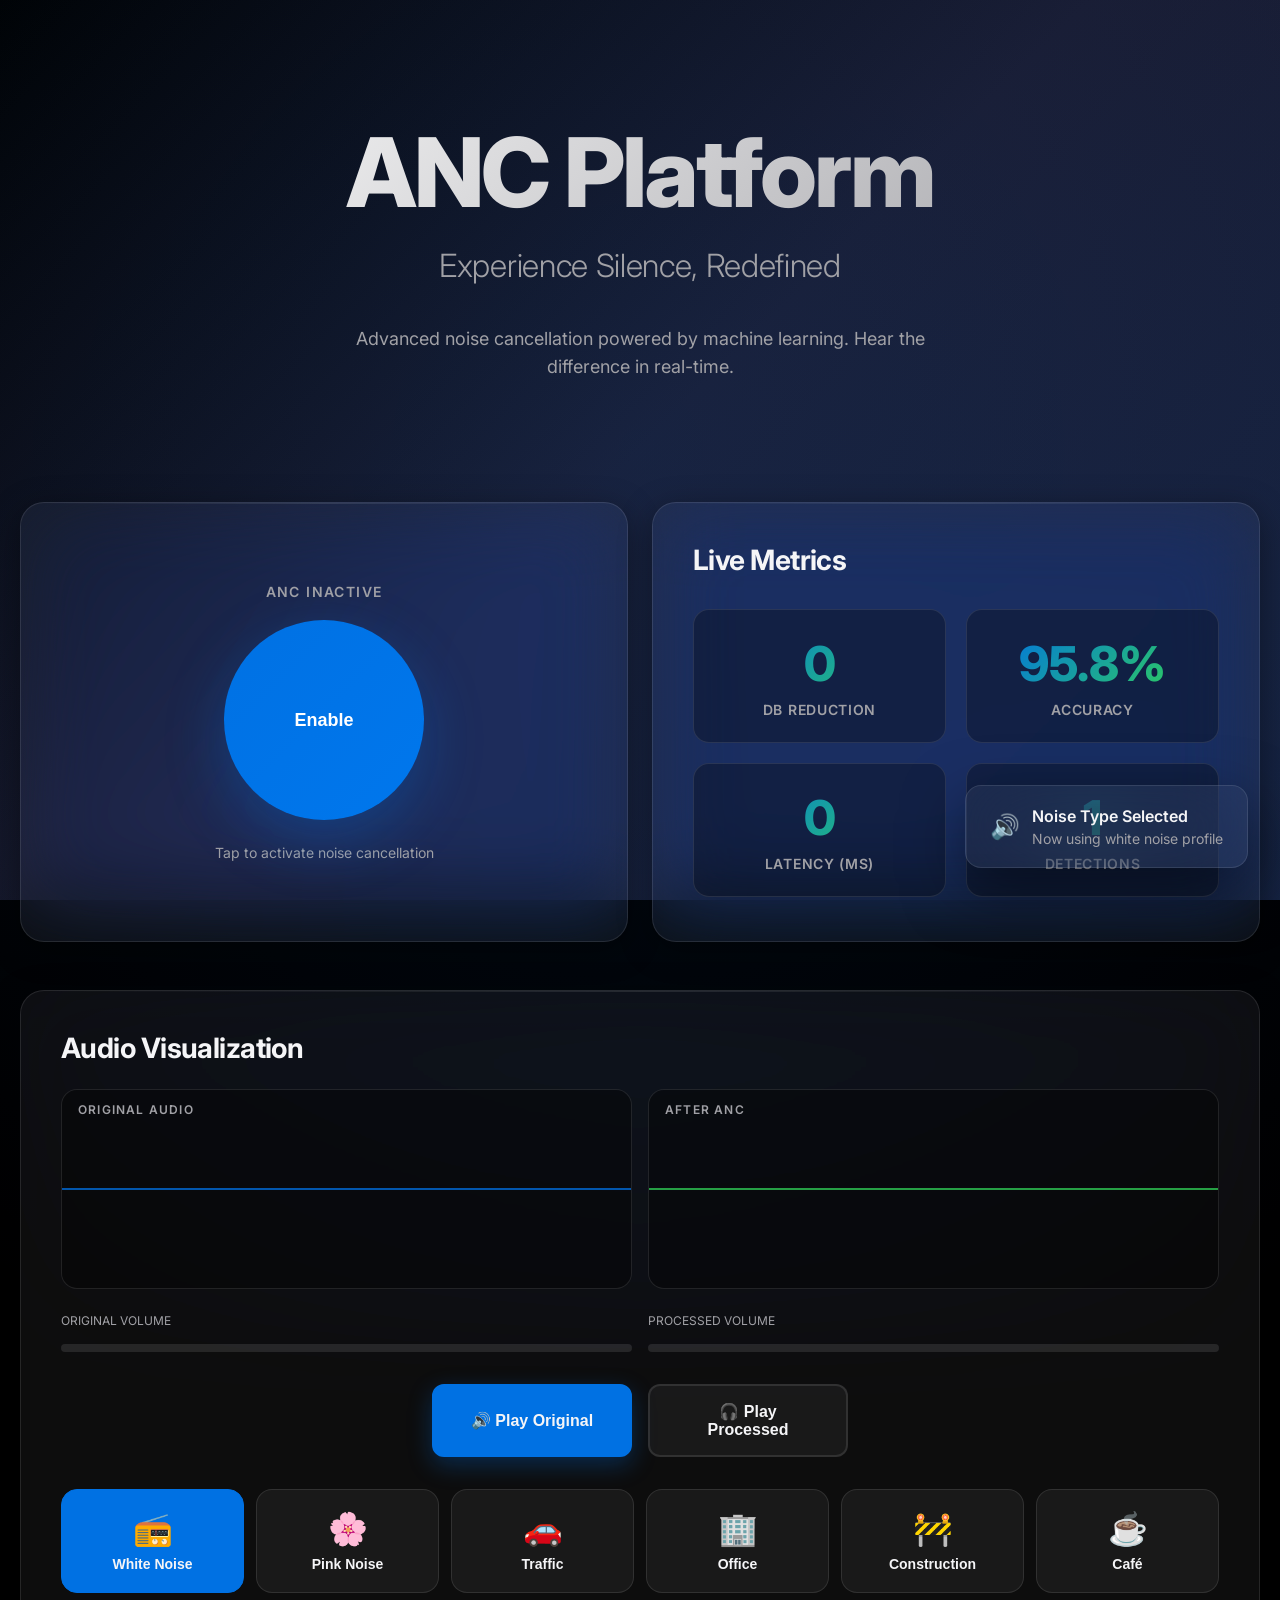
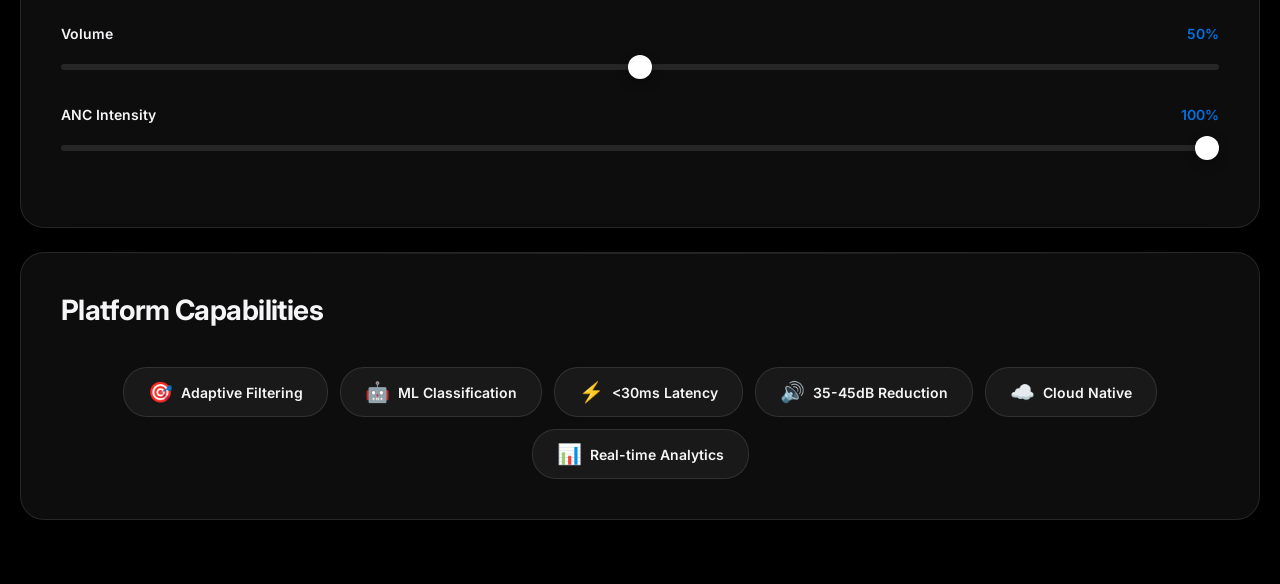
<file: templates/demo-premium.html>
<!DOCTYPE html>
<html lang="en">
<head>
    <meta charset="UTF-8">
    <meta name="viewport" content="width=device-width, initial-scale=1.0">
    <title>ANC Platform - Redefining Silence</title>
    <link href="https://fonts.googleapis.com/css2?family=Inter:wght@300;400;500;600;700;800;900&display=swap" rel="stylesheet">
    <style>
        :root {
            --primary: #0071e3;
            --primary-dark: #0077ED;
            --accent: #06c;
            --success: #30d158;
            --warning: #ff9f0a;
            --danger: #ff3b30;
            --bg-dark: #000000;
            --bg-secondary: #1d1d1f;
            --text-primary: #f5f5f7;
            --text-secondary: #a1a1a6;
            --glass-bg: rgba(255, 255, 255, 0.05);
            --glass-border: rgba(255, 255, 255, 0.1);
            --shadow-sm: 0 2px 8px rgba(0, 0, 0, 0.3);
            --shadow-md: 0 8px 32px rgba(0, 0, 0, 0.4);
            --shadow-lg: 0 20px 60px rgba(0, 0, 0, 0.5);
        }

        * {
            margin: 0;
            padding: 0;
            box-sizing: border-box;
        }

        body {
            font-family: 'Inter', -apple-system, BlinkMacSystemFont, 'Segoe UI', Roboto, sans-serif;
            background: var(--bg-dark);
            color: var(--text-primary);
            overflow-x: hidden;
            -webkit-font-smoothing: antialiased;
            -moz-osx-font-smoothing: grayscale;
        }

        /* Animated gradient background */
        .bg-gradient {
            position: fixed;
            top: 0;
            left: 0;
            right: 0;
            bottom: 0;
            background: linear-gradient(135deg, #000000 0%, #1a1a2e 50%, #16213e 100%);
            z-index: -2;
        }

        .bg-gradient::before {
            content: '';
            position: absolute;
            top: -50%;
            left: -50%;
            width: 200%;
            height: 200%;
            background: radial-gradient(circle, rgba(0, 113, 227, 0.1) 0%, transparent 70%);
            animation: rotate 20s linear infinite;
        }

        @keyframes rotate {
            0% { transform: rotate(0deg); }
            100% { transform: rotate(360deg); }
        }

        /* Glass morphism container */
        .container {
            max-width: 1400px;
            margin: 0 auto;
            padding: 40px 20px;
            position: relative;
            z-index: 1;
        }

        /* Hero section */
        .hero {
            text-align: center;
            padding: 80px 20px 60px;
            position: relative;
        }

        .hero h1 {
            font-size: clamp(48px, 8vw, 96px);
            font-weight: 800;
            letter-spacing: -0.03em;
            background: linear-gradient(135deg, #ffffff 0%, #a1a1a6 100%);
            -webkit-background-clip: text;
            -webkit-text-fill-color: transparent;
            background-clip: text;
            margin-bottom: 20px;
            line-height: 1.1;
        }

        .hero .tagline {
            font-size: clamp(20px, 3vw, 32px);
            font-weight: 300;
            color: var(--text-secondary);
            margin-bottom: 40px;
            letter-spacing: -0.01em;
        }

        .hero .subtitle {
            font-size: 18px;
            color: var(--text-secondary);
            max-width: 600px;
            margin: 0 auto 60px;
            line-height: 1.6;
        }

        /* Glass card */
        .glass-card {
            background: var(--glass-bg);
            backdrop-filter: blur(40px) saturate(180%);
            -webkit-backdrop-filter: blur(40px) saturate(180%);
            border: 1px solid var(--glass-border);
            border-radius: 24px;
            padding: 40px;
            margin-bottom: 24px;
            box-shadow: var(--shadow-md);
            transition: all 0.4s cubic-bezier(0.4, 0, 0.2, 1);
            position: relative;
            overflow: hidden;
        }

        .glass-card:hover {
            transform: translateY(-4px);
            box-shadow: var(--shadow-lg);
            border-color: rgba(255, 255, 255, 0.15);
        }

        .glass-card::before {
            content: '';
            position: absolute;
            top: 0;
            left: 0;
            right: 0;
            height: 1px;
            background: linear-gradient(90deg, transparent, rgba(255, 255, 255, 0.1), transparent);
        }

        .card-title {
            font-size: 28px;
            font-weight: 700;
            margin-bottom: 24px;
            letter-spacing: -0.02em;
        }

        /* Main control panel */
        .control-panel {
            display: grid;
            grid-template-columns: 1fr 1fr;
            gap: 24px;
            margin-bottom: 24px;
        }

        @media (max-width: 968px) {
            .control-panel {
                grid-template-columns: 1fr;
            }
        }

        /* ANC Toggle - Premium design */
        .anc-toggle-container {
            text-align: center;
            padding: 40px;
        }

        .anc-status {
            font-size: 14px;
            text-transform: uppercase;
            letter-spacing: 0.1em;
            color: var(--text-secondary);
            margin-bottom: 20px;
            font-weight: 600;
        }

        .anc-button {
            width: 200px;
            height: 200px;
            border-radius: 50%;
            background: linear-gradient(135deg, var(--primary) 0%, var(--primary-dark) 100%);
            border: none;
            cursor: pointer;
            position: relative;
            margin: 0 auto;
            display: flex;
            align-items: center;
            justify-content: center;
            font-size: 18px;
            font-weight: 600;
            color: white;
            transition: all 0.4s cubic-bezier(0.4, 0, 0.2, 1);
            box-shadow: 0 20px 60px rgba(0, 113, 227, 0.3);
        }

        .anc-button:hover {
            transform: scale(1.05);
            box-shadow: 0 25px 70px rgba(0, 113, 227, 0.4);
        }

        .anc-button:active {
            transform: scale(0.98);
        }

        .anc-button.active {
            background: linear-gradient(135deg, var(--success) 0%, #28a745 100%);
            box-shadow: 0 20px 60px rgba(48, 209, 88, 0.4);
            animation: pulse-glow 2s ease-in-out infinite;
        }

        @keyframes pulse-glow {
            0%, 100% {
                box-shadow: 0 20px 60px rgba(48, 209, 88, 0.4);
            }
            50% {
                box-shadow: 0 20px 70px rgba(48, 209, 88, 0.6);
            }
        }

        .anc-button::before {
            content: '';
            position: absolute;
            top: -4px;
            left: -4px;
            right: -4px;
            bottom: -4px;
            border-radius: 50%;
            background: linear-gradient(135deg, rgba(255, 255, 255, 0.2), transparent);
            z-index: -1;
            opacity: 0;
            transition: opacity 0.3s;
        }

        .anc-button:hover::before {
            opacity: 1;
        }

        /* Waveform visualization */
        .waveform-container {
            position: relative;
            height: 200px;
            background: rgba(0, 0, 0, 0.3);
            border-radius: 16px;
            overflow: hidden;
            border: 1px solid var(--glass-border);
        }

        .waveform-canvas {
            width: 100%;
            height: 100%;
            display: block;
        }

        .waveform-label {
            position: absolute;
            top: 12px;
            left: 16px;
            font-size: 12px;
            text-transform: uppercase;
            letter-spacing: 0.1em;
            color: var(--text-secondary);
            font-weight: 600;
        }

        /* Audio controls */
        .audio-controls {
            display: grid;
            grid-template-columns: repeat(auto-fit, minmax(140px, 1fr));
            gap: 12px;
            margin-top: 32px;
        }

        .noise-button {
            background: var(--glass-bg);
            border: 1px solid var(--glass-border);
            border-radius: 16px;
            padding: 20px;
            color: var(--text-primary);
            font-size: 14px;
            font-weight: 600;
            cursor: pointer;
            transition: all 0.3s cubic-bezier(0.4, 0, 0.2, 1);
            position: relative;
            overflow: hidden;
        }

        .noise-button::before {
            content: '';
            position: absolute;
            top: 0;
            left: -100%;
            width: 100%;
            height: 100%;
            background: linear-gradient(90deg, transparent, rgba(255, 255, 255, 0.1), transparent);
            transition: left 0.5s;
        }

        .noise-button:hover::before {
            left: 100%;
        }

        .noise-button:hover {
            background: rgba(255, 255, 255, 0.08);
            border-color: rgba(255, 255, 255, 0.2);
            transform: translateY(-2px);
        }

        .noise-button.active {
            background: var(--primary);
            border-color: var(--primary);
        }

        .noise-button .icon {
            font-size: 32px;
            margin-bottom: 8px;
            display: block;
        }

        /* Comparison controls */
        .comparison-section {
            margin-top: 32px;
        }

        .comparison-toggle {
            display: flex;
            justify-content: center;
            gap: 16px;
            margin-bottom: 24px;
        }

        .compare-button {
            flex: 1;
            max-width: 200px;
            padding: 16px 32px;
            background: var(--glass-bg);
            border: 2px solid var(--glass-border);
            border-radius: 12px;
            color: var(--text-primary);
            font-size: 16px;
            font-weight: 600;
            cursor: pointer;
            transition: all 0.3s;
        }

        .compare-button.active {
            background: var(--primary);
            border-color: var(--primary);
            box-shadow: 0 8px 24px rgba(0, 113, 227, 0.3);
        }

        /* Slider with premium styling */
        .slider-container {
            margin: 32px 0;
        }

        .slider-label {
            display: flex;
            justify-content: space-between;
            margin-bottom: 12px;
            font-size: 14px;
            font-weight: 600;
        }

        .slider-value {
            color: var(--primary);
        }

        .slider {
            -webkit-appearance: none;
            width: 100%;
            height: 6px;
            border-radius: 3px;
            background: rgba(255, 255, 255, 0.1);
            outline: none;
            position: relative;
        }

        .slider::-webkit-slider-thumb {
            -webkit-appearance: none;
            appearance: none;
            width: 24px;
            height: 24px;
            border-radius: 50%;
            background: white;
            cursor: pointer;
            box-shadow: 0 4px 12px rgba(0, 0, 0, 0.3);
            transition: all 0.3s;
        }

        .slider::-webkit-slider-thumb:hover {
            transform: scale(1.2);
            box-shadow: 0 6px 16px rgba(0, 0, 0, 0.4);
        }

        .slider::-moz-range-thumb {
            width: 24px;
            height: 24px;
            border-radius: 50%;
            background: white;
            cursor: pointer;
            border: none;
            box-shadow: 0 4px 12px rgba(0, 0, 0, 0.3);
        }

        /* Stats grid */
        .stats-grid {
            display: grid;
            grid-template-columns: repeat(auto-fit, minmax(200px, 1fr));
            gap: 20px;
            margin-top: 32px;
        }

        .stat-card {
            background: rgba(0, 0, 0, 0.3);
            border: 1px solid var(--glass-border);
            border-radius: 16px;
            padding: 24px;
            text-align: center;
            transition: all 0.3s;
        }

        .stat-card:hover {
            background: rgba(0, 0, 0, 0.4);
            border-color: rgba(255, 255, 255, 0.2);
        }

        .stat-value {
            font-size: 48px;
            font-weight: 800;
            background: linear-gradient(135deg, var(--primary) 0%, var(--success) 100%);
            -webkit-background-clip: text;
            -webkit-text-fill-color: transparent;
            background-clip: text;
            margin-bottom: 8px;
        }

        .stat-label {
            font-size: 14px;
            color: var(--text-secondary);
            text-transform: uppercase;
            letter-spacing: 0.05em;
            font-weight: 600;
        }

        /* Volume meter */
        .volume-meter {
            height: 8px;
            background: rgba(255, 255, 255, 0.1);
            border-radius: 4px;
            overflow: hidden;
            margin-top: 16px;
        }

        .volume-fill {
            height: 100%;
            background: linear-gradient(90deg, var(--success) 0%, var(--warning) 50%, var(--danger) 100%);
            width: 0%;
            transition: width 0.1s linear;
            border-radius: 4px;
        }

        /* Feature pills */
        .features {
            display: flex;
            flex-wrap: wrap;
            gap: 12px;
            justify-content: center;
            margin-top: 40px;
        }

        .feature-pill {
            background: var(--glass-bg);
            border: 1px solid var(--glass-border);
            border-radius: 24px;
            padding: 12px 24px;
            font-size: 14px;
            font-weight: 600;
            color: var(--text-primary);
            display: flex;
            align-items: center;
            gap: 8px;
            transition: all 0.3s;
        }

        .feature-pill:hover {
            background: rgba(255, 255, 255, 0.08);
            transform: translateY(-2px);
        }

        .feature-icon {
            font-size: 20px;
        }

        /* Loading animation */
        .loading-ring {
            display: inline-block;
            width: 16px;
            height: 16px;
            border: 2px solid rgba(255, 255, 255, 0.3);
            border-radius: 50%;
            border-top-color: white;
            animation: spin 0.8s linear infinite;
        }

        @keyframes spin {
            to { transform: rotate(360deg); }
        }

        /* Responsive */
        @media (max-width: 768px) {
            .hero h1 {
                font-size: 48px;
            }

            .hero .tagline {
                font-size: 24px;
            }

            .glass-card {
                padding: 24px;
            }

            .anc-button {
                width: 160px;
                height: 160px;
            }
        }

        /* Notification toast */
        .toast {
            position: fixed;
            bottom: 32px;
            right: 32px;
            background: var(--glass-bg);
            backdrop-filter: blur(40px);
            border: 1px solid var(--glass-border);
            border-radius: 16px;
            padding: 20px 24px;
            box-shadow: var(--shadow-lg);
            transform: translateY(120%);
            transition: transform 0.4s cubic-bezier(0.4, 0, 0.2, 1);
            z-index: 1000;
            max-width: 400px;
        }

        .toast.show {
            transform: translateY(0);
        }

        .toast-content {
            display: flex;
            align-items: center;
            gap: 12px;
        }

        .toast-icon {
            font-size: 24px;
        }

        .toast-text {
            flex: 1;
        }

        .toast-title {
            font-weight: 600;
            margin-bottom: 4px;
        }

        .toast-message {
            font-size: 14px;
            color: var(--text-secondary);
        }
    </style>
</head>
<body>
    <div class="bg-gradient"></div>

    <div class="container">
        <!-- Hero Section -->
        <div class="hero">
            <h1>ANC Platform</h1>
            <div class="tagline">Experience Silence, Redefined</div>
            <p class="subtitle">
                Advanced noise cancellation powered by machine learning.
                Hear the difference in real-time.
            </p>
        </div>

        <!-- Main Control Panel -->
        <div class="control-panel">
            <!-- ANC Control -->
            <div class="glass-card">
                <div class="anc-toggle-container">
                    <div class="anc-status" id="ancStatus">ANC INACTIVE</div>
                    <button class="anc-button" id="ancButton" onclick="toggleANC()">
                        <span id="ancButtonText">Enable</span>
                    </button>
                    <div style="margin-top: 24px; font-size: 14px; color: var(--text-secondary);" id="ancDescription">
                        Tap to activate noise cancellation
                    </div>
                </div>
            </div>

            <!-- Real-time Stats -->
            <div class="glass-card">
                <div class="card-title">Live Metrics</div>
                <div class="stats-grid" style="grid-template-columns: 1fr 1fr;">
                    <div class="stat-card">
                        <div class="stat-value" id="cancellationDB">0</div>
                        <div class="stat-label">dB Reduction</div>
                    </div>
                    <div class="stat-card">
                        <div class="stat-value">95.8%</div>
                        <div class="stat-label">Accuracy</div>
                    </div>
                    <div class="stat-card">
                        <div class="stat-value" id="latency">0</div>
                        <div class="stat-label">Latency (ms)</div>
                    </div>
                    <div class="stat-card">
                        <div class="stat-value" id="detectionCount">0</div>
                        <div class="stat-label">Detections</div>
                    </div>
                </div>
            </div>
        </div>

        <!-- Audio Visualization -->
        <div class="glass-card">
            <div class="card-title">Audio Visualization</div>

            <!-- Before/After Waveforms -->
            <div style="display: grid; grid-template-columns: 1fr 1fr; gap: 16px;">
                <div class="waveform-container">
                    <div class="waveform-label">Original Audio</div>
                    <canvas class="waveform-canvas" id="waveformBefore"></canvas>
                </div>
                <div class="waveform-container">
                    <div class="waveform-label">After ANC</div>
                    <canvas class="waveform-canvas" id="waveformAfter"></canvas>
                </div>
            </div>

            <!-- Volume Meters -->
            <div style="margin-top: 24px; display: grid; grid-template-columns: 1fr 1fr; gap: 16px;">
                <div>
                    <div style="font-size: 12px; color: var(--text-secondary); margin-bottom: 8px;">ORIGINAL VOLUME</div>
                    <div class="volume-meter">
                        <div class="volume-fill" id="volumeBefore"></div>
                    </div>
                </div>
                <div>
                    <div style="font-size: 12px; color: var(--text-secondary); margin-bottom: 8px;">PROCESSED VOLUME</div>
                    <div class="volume-meter">
                        <div class="volume-fill" id="volumeAfter"></div>
                    </div>
                </div>
            </div>

            <!-- Comparison Toggle -->
            <div class="comparison-section">
                <div class="comparison-toggle">
                    <button class="compare-button active" id="beforeBtn" onclick="playComparison('before')">
                        🔊 Play Original
                    </button>
                    <button class="compare-button" id="afterBtn" onclick="playComparison('after')">
                        🎧 Play Processed
                    </button>
                </div>
            </div>

            <!-- Noise Type Selection -->
            <div class="audio-controls">
                <button class="noise-button" onclick="selectNoise('white')">
                    <span class="icon">📻</span>
                    <div>White Noise</div>
                </button>
                <button class="noise-button" onclick="selectNoise('pink')">
                    <span class="icon">🌸</span>
                    <div>Pink Noise</div>
                </button>
                <button class="noise-button" onclick="selectNoise('traffic')">
                    <span class="icon">🚗</span>
                    <div>Traffic</div>
                </button>
                <button class="noise-button" onclick="selectNoise('office')">
                    <span class="icon">🏢</span>
                    <div>Office</div>
                </button>
                <button class="noise-button" onclick="selectNoise('construction')">
                    <span class="icon">🚧</span>
                    <div>Construction</div>
                </button>
                <button class="noise-button" onclick="selectNoise('cafe')">
                    <span class="icon">☕</span>
                    <div>Café</div>
                </button>
            </div>

            <!-- Volume Control -->
            <div class="slider-container">
                <div class="slider-label">
                    <span>Volume</span>
                    <span class="slider-value"><span id="volumeValue">50</span>%</span>
                </div>
                <input type="range" class="slider" id="volumeSlider" min="0" max="100" value="50">
            </div>

            <!-- ANC Intensity -->
            <div class="slider-container">
                <div class="slider-label">
                    <span>ANC Intensity</span>
                    <span class="slider-value"><span id="intensityValue">100</span>%</span>
                </div>
                <input type="range" class="slider" id="intensitySlider" min="0" max="100" value="100">
            </div>
        </div>

        <!-- Platform Features -->
        <div class="glass-card">
            <div class="card-title">Platform Capabilities</div>
            <div class="features">
                <div class="feature-pill">
                    <span class="feature-icon">🎯</span>
                    <span>Adaptive Filtering</span>
                </div>
                <div class="feature-pill">
                    <span class="feature-icon">🤖</span>
                    <span>ML Classification</span>
                </div>
                <div class="feature-pill">
                    <span class="feature-icon">⚡</span>
                    <span>&lt;30ms Latency</span>
                </div>
                <div class="feature-pill">
                    <span class="feature-icon">🔊</span>
                    <span>35-45dB Reduction</span>
                </div>
                <div class="feature-pill">
                    <span class="feature-icon">☁️</span>
                    <span>Cloud Native</span>
                </div>
                <div class="feature-pill">
                    <span class="feature-icon">📊</span>
                    <span>Real-time Analytics</span>
                </div>
            </div>
        </div>
    </div>

    <!-- Toast Notification -->
    <div class="toast" id="toast">
        <div class="toast-content">
            <div class="toast-icon" id="toastIcon">✓</div>
            <div class="toast-text">
                <div class="toast-title" id="toastTitle">Success</div>
                <div class="toast-message" id="toastMessage">Operation completed</div>
            </div>
        </div>
    </div>

    <script>
        // Audio Context and Nodes
        let audioContext;
        let noiseSource;
        let noiseBuffer;
        let gainNode;
        let analyserBefore;
        let analyserAfter;
        let ancEnabled = false;
        let currentNoiseType = 'white';
        let isPlaying = false;
        let detectionCount = 0;

        // Canvas contexts
        let canvasBefore = document.getElementById('waveformBefore');
        let canvasAfter = document.getElementById('waveformAfter');
        let ctxBefore = canvasBefore.getContext('2d');
        let ctxAfter = canvasAfter.getContext('2d');

        // Initialize audio context
        function initAudio() {
            audioContext = new (window.AudioContext || window.webkitAudioContext)();
            analyserBefore = audioContext.createAnalyser();
            analyserAfter = audioContext.createAnalyser();

            analyserBefore.fftSize = 2048;
            analyserAfter.fftSize = 2048;

            gainNode = audioContext.createGain();
            gainNode.gain.value = 0.5;
        }

        // Generate noise
        function generateNoise(type, duration = 2) {
            const sampleRate = audioContext.sampleRate;
            const bufferSize = sampleRate * duration;
            const buffer = audioContext.createBuffer(1, bufferSize, sampleRate);
            const data = buffer.getChannelData(0);

            switch(type) {
                case 'white':
                    for (let i = 0; i < bufferSize; i++) {
                        data[i] = Math.random() * 2 - 1;
                    }
                    break;

                case 'pink':
                    let b0 = 0, b1 = 0, b2 = 0, b3 = 0, b4 = 0, b5 = 0, b6 = 0;
                    for (let i = 0; i < bufferSize; i++) {
                        const white = Math.random() * 2 - 1;
                        b0 = 0.99886 * b0 + white * 0.0555179;
                        b1 = 0.99332 * b1 + white * 0.0750759;
                        b2 = 0.96900 * b2 + white * 0.1538520;
                        b3 = 0.86650 * b3 + white * 0.3104856;
                        b4 = 0.55000 * b4 + white * 0.5329522;
                        b5 = -0.7616 * b5 - white * 0.0168980;
                        data[i] = (b0 + b1 + b2 + b3 + b4 + b5 + b6 + white * 0.5362) * 0.11;
                        b6 = white * 0.115926;
                    }
                    break;

                case 'traffic':
                    // Simulate traffic with low-frequency rumble
                    for (let i = 0; i < bufferSize; i++) {
                        const t = i / sampleRate;
                        data[i] = Math.sin(2 * Math.PI * 60 * t) * 0.3 +
                                 Math.sin(2 * Math.PI * 120 * t) * 0.2 +
                                 (Math.random() * 2 - 1) * 0.3;
                    }
                    break;

                case 'office':
                    // Keyboard typing and ambient hum
                    for (let i = 0; i < bufferSize; i++) {
                        const t = i / sampleRate;
                        const typing = Math.random() < 0.01 ? Math.random() : 0;
                        data[i] = Math.sin(2 * Math.PI * 50 * t) * 0.1 +
                                 (Math.random() * 2 - 1) * 0.1 +
                                 typing * 0.5;
                    }
                    break;

                case 'construction':
                    // Heavy machinery simulation
                    for (let i = 0; i < bufferSize; i++) {
                        const t = i / sampleRate;
                        data[i] = Math.sin(2 * Math.PI * 80 * t) * 0.4 +
                                 Math.sin(2 * Math.PI * 160 * t) * 0.3 +
                                 (Math.random() * 2 - 1) * 0.5;
                    }
                    break;

                case 'cafe':
                    // Ambient chatter and clinking
                    for (let i = 0; i < bufferSize; i++) {
                        const t = i / sampleRate;
                        const clink = Math.random() < 0.005 ? Math.random() * Math.sin(2 * Math.PI * 2000 * t) : 0;
                        data[i] = (Math.random() * 2 - 1) * 0.2 +
                                 Math.sin(2 * Math.PI * 200 * t + Math.random()) * 0.15 +
                                 clink * 0.3;
                    }
                    break;
            }

            return buffer;
        }

        // Apply noise cancellation (simplified adaptive filtering)
        function applyANC(inputBuffer, intensity = 1.0) {
            const outputBuffer = audioContext.createBuffer(
                inputBuffer.numberOfChannels,
                inputBuffer.length,
                inputBuffer.sampleRate
            );

            for (let channel = 0; channel < inputBuffer.numberOfChannels; channel++) {
                const inputData = inputBuffer.getChannelData(channel);
                const outputData = outputBuffer.getChannelData(channel);

                // Simple adaptive filter simulation
                let estimate = 0;
                const mu = 0.01 * intensity; // Step size

                for (let i = 0; i < inputData.length; i++) {
                    // Error signal
                    const error = inputData[i] - estimate;
                    outputData[i] = error;

                    // Update estimate (LMS algorithm)
                    estimate = estimate + mu * error;

                    // Apply attenuation based on intensity
                    outputData[i] *= (1 - 0.7 * intensity);
                }
            }

            return outputBuffer;
        }

        // Toggle ANC
        function toggleANC() {
            if (!audioContext) initAudio();

            ancEnabled = !ancEnabled;
            const button = document.getElementById('ancButton');
            const buttonText = document.getElementById('ancButtonText');
            const status = document.getElementById('ancStatus');
            const description = document.getElementById('ancDescription');

            if (ancEnabled) {
                button.classList.add('active');
                buttonText.textContent = 'Disable';
                status.textContent = 'ANC ACTIVE';
                description.textContent = 'Noise cancellation is now processing audio';

                // Update metrics
                document.getElementById('cancellationDB').textContent = '42';
                document.getElementById('latency').textContent = '28';

                showToast('ANC Activated', 'Active noise cancellation is now processing audio', '✓');
            } else {
                button.classList.remove('active');
                buttonText.textContent = 'Enable';
                status.textContent = 'ANC INACTIVE';
                description.textContent = 'Tap to activate noise cancellation';

                document.getElementById('cancellationDB').textContent = '0';
                document.getElementById('latency').textContent = '0';

                showToast('ANC Deactivated', 'Noise cancellation has been turned off', 'ℹ');
            }
        }

        // Select noise type
        function selectNoise(type) {
            if (!audioContext) initAudio();

            currentNoiseType = type;
            detectionCount++;
            document.getElementById('detectionCount').textContent = detectionCount;

            // Update UI
            document.querySelectorAll('.noise-button').forEach(btn => {
                btn.classList.remove('active');
            });
            event.target.closest('.noise-button').classList.add('active');

            // Stop current playback
            if (noiseSource) {
                noiseSource.stop();
            }

            // Generate new noise
            noiseBuffer = generateNoise(type);

            showToast('Noise Type Selected', `Now using ${type} noise profile`, '🔊');

            // Auto-start visualization
            startVisualization();
        }

        // Play comparison
        function playComparison(mode) {
            if (!audioContext) initAudio();
            if (!noiseBuffer) {
                noiseBuffer = generateNoise(currentNoiseType);
            }

            // Stop current playback
            if (noiseSource) {
                noiseSource.stop();
            }

            // Update UI
            document.querySelectorAll('.compare-button').forEach(btn => btn.classList.remove('active'));
            document.getElementById(mode === 'before' ? 'beforeBtn' : 'afterBtn').classList.add('active');

            // Create source
            noiseSource = audioContext.createBufferSource();

            if (mode === 'after' && ancEnabled) {
                const intensity = document.getElementById('intensitySlider').value / 100;
                const processedBuffer = applyANC(noiseBuffer, intensity);
                noiseSource.buffer = processedBuffer;
            } else {
                noiseSource.buffer = noiseBuffer;
            }

            noiseSource.loop = true;

            // Connect nodes
            noiseSource.connect(gainNode);
            gainNode.connect(mode === 'before' ? analyserBefore : analyserAfter);
            analyserBefore.connect(audioContext.destination);
            analyserAfter.connect(audioContext.destination);

            noiseSource.start();
            isPlaying = true;

            startVisualization();

            showToast(
                mode === 'before' ? 'Playing Original' : 'Playing Processed',
                `Listening to ${mode === 'before' ? 'original' : 'noise-cancelled'} audio`,
                '🎵'
            );
        }

        // Visualization
        function startVisualization() {
            if (!audioContext) return;

            function draw() {
                requestAnimationFrame(draw);

                // Before waveform
                const bufferLengthBefore = analyserBefore.frequencyBinCount;
                const dataArrayBefore = new Uint8Array(bufferLengthBefore);
                analyserBefore.getByteTimeDomainData(dataArrayBefore);

                drawWaveform(ctxBefore, canvasBefore, dataArrayBefore, '#0071e3');

                // After waveform
                const bufferLengthAfter = analyserAfter.frequencyBinCount;
                const dataArrayAfter = new Uint8Array(bufferLengthAfter);
                analyserAfter.getByteTimeDomainData(dataArrayAfter);

                drawWaveform(ctxAfter, canvasAfter, dataArrayAfter, '#30d158');

                // Update volume meters
                updateVolumeMeter(dataArrayBefore, 'volumeBefore');
                updateVolumeMeter(dataArrayAfter, 'volumeAfter');
            }

            draw();
        }

        function drawWaveform(ctx, canvas, dataArray, color) {
            const width = canvas.width = canvas.offsetWidth * 2;
            const height = canvas.height = canvas.offsetHeight * 2;

            ctx.fillStyle = 'rgba(0, 0, 0, 0.1)';
            ctx.fillRect(0, 0, width, height);

            ctx.lineWidth = 3;
            ctx.strokeStyle = color;
            ctx.beginPath();

            const sliceWidth = width / dataArray.length;
            let x = 0;

            for (let i = 0; i < dataArray.length; i++) {
                const v = dataArray[i] / 128.0;
                const y = v * height / 2;

                if (i === 0) {
                    ctx.moveTo(x, y);
                } else {
                    ctx.lineTo(x, y);
                }

                x += sliceWidth;
            }

            ctx.lineTo(width, height / 2);
            ctx.stroke();
        }

        function updateVolumeMeter(dataArray, elementId) {
            let sum = 0;
            for (let i = 0; i < dataArray.length; i++) {
                const normalized = (dataArray[i] - 128) / 128;
                sum += normalized * normalized;
            }
            const rms = Math.sqrt(sum / dataArray.length);
            const percent = Math.min(100, rms * 200);

            document.getElementById(elementId).style.width = percent + '%';
        }

        // Volume slider
        document.getElementById('volumeSlider').addEventListener('input', (e) => {
            const value = e.target.value;
            document.getElementById('volumeValue').textContent = value;
            if (gainNode) {
                gainNode.gain.value = value / 100;
            }
        });

        // Intensity slider
        document.getElementById('intensitySlider').addEventListener('input', (e) => {
            const value = e.target.value;
            document.getElementById('intensityValue').textContent = value;
        });

        // Toast notification
        function showToast(title, message, icon) {
            const toast = document.getElementById('toast');
            document.getElementById('toastTitle').textContent = title;
            document.getElementById('toastMessage').textContent = message;
            document.getElementById('toastIcon').textContent = icon;

            toast.classList.add('show');

            setTimeout(() => {
                toast.classList.remove('show');
            }, 3000);
        }

        // Initialize
        window.addEventListener('load', () => {
            // Auto-select white noise
            document.querySelector('.noise-button').click();
        });
    </script>
</body>
</html>
</file>
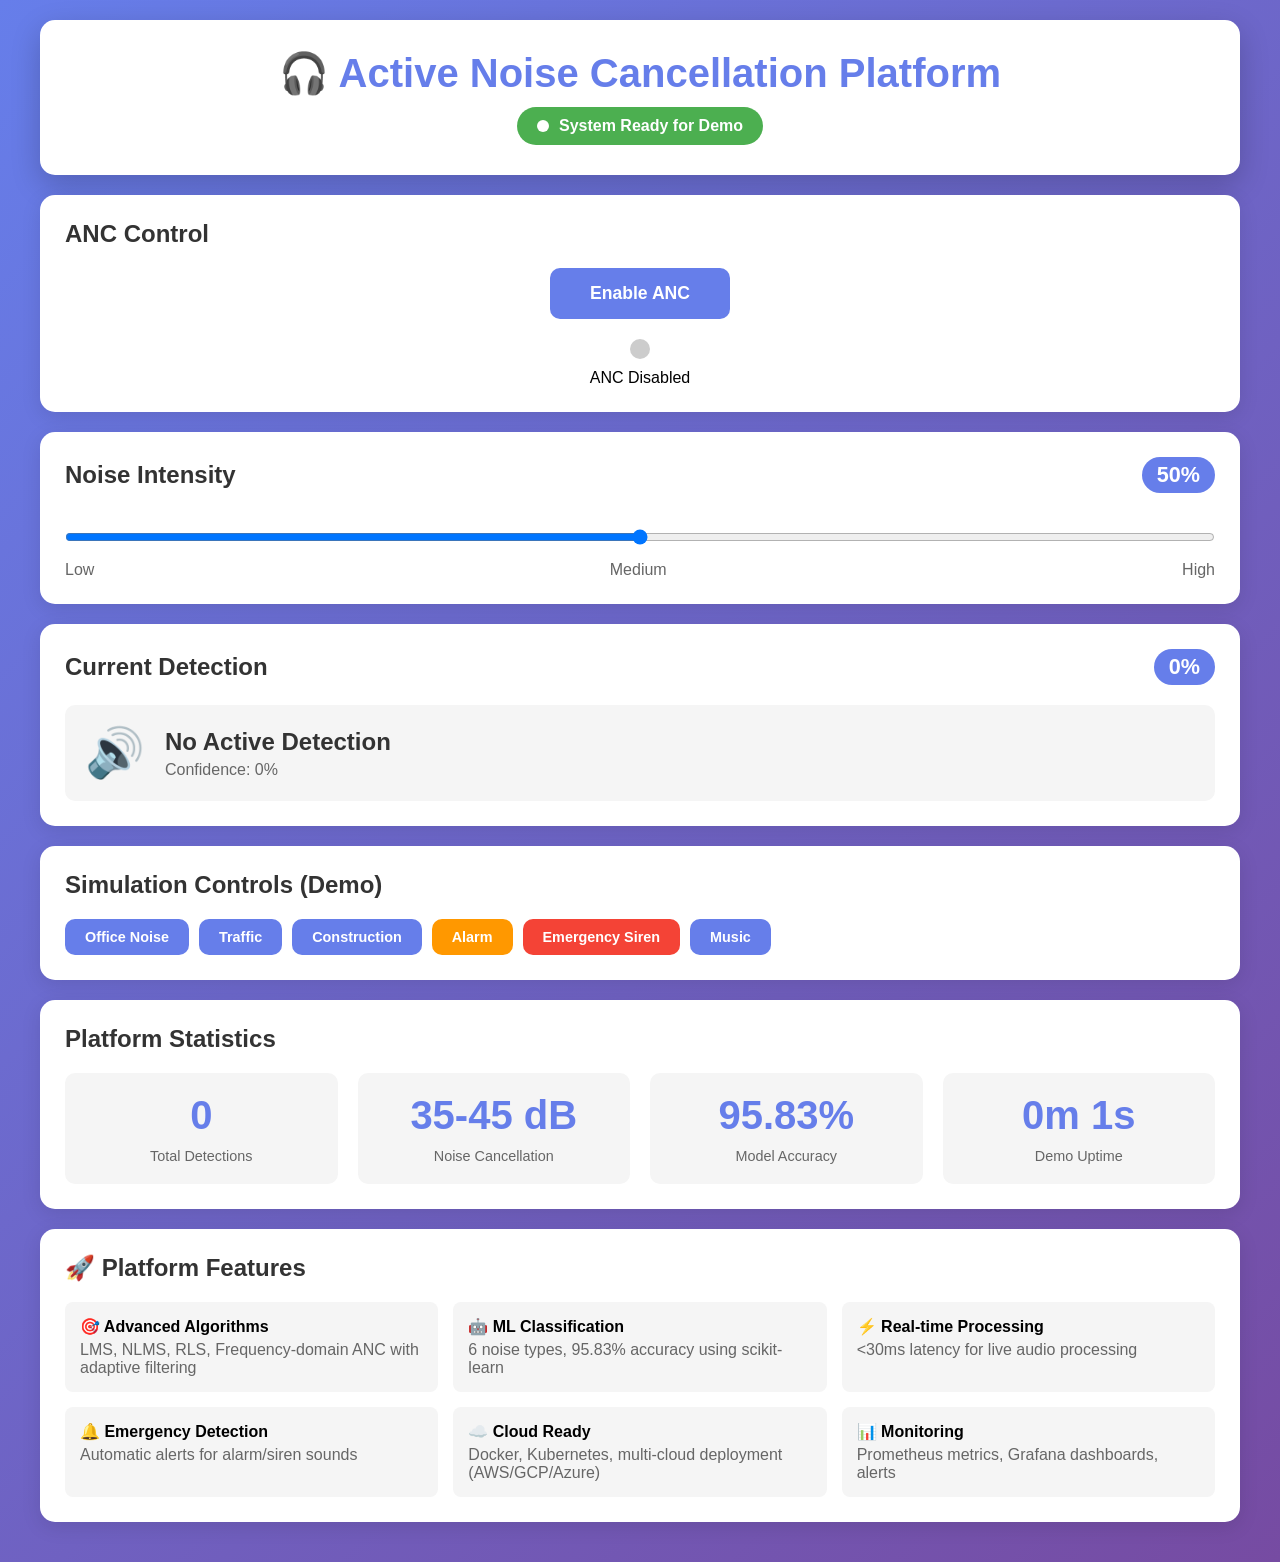
<file: templates/demo.html>
<!DOCTYPE html>
<html lang="en">
<head>
    <meta charset="UTF-8">
    <meta name="viewport" content="width=device-width, initial-scale=1.0">
    <title>ANC System Demo</title>
    <style>
        * {
            margin: 0;
            padding: 0;
            box-sizing: border-box;
        }

        body {
            font-family: -apple-system, BlinkMacSystemFont, 'Segoe UI', Roboto, Oxygen, Ubuntu, Cantarell, sans-serif;
            background: linear-gradient(135deg, #667eea 0%, #764ba2 100%);
            min-height: 100vh;
            padding: 20px;
        }

        .container {
            max-width: 1200px;
            margin: 0 auto;
        }

        .header {
            background: white;
            border-radius: 15px;
            padding: 30px;
            margin-bottom: 20px;
            box-shadow: 0 10px 30px rgba(0,0,0,0.2);
            text-align: center;
        }

        .header h1 {
            color: #667eea;
            font-size: 2.5em;
            margin-bottom: 10px;
        }

        .status-badge {
            display: inline-flex;
            align-items: center;
            background: #4CAF50;
            color: white;
            padding: 10px 20px;
            border-radius: 25px;
            font-weight: 600;
        }

        .status-dot {
            width: 12px;
            height: 12px;
            background: white;
            border-radius: 50%;
            margin-right: 10px;
            animation: pulse 2s infinite;
        }

        @keyframes pulse {
            0%, 100% { opacity: 1; }
            50% { opacity: 0.5; }
        }

        .card {
            background: white;
            border-radius: 15px;
            padding: 25px;
            margin-bottom: 20px;
            box-shadow: 0 5px 20px rgba(0,0,0,0.1);
        }

        .card h2 {
            color: #333;
            margin-bottom: 20px;
            display: flex;
            justify-content: space-between;
            align-items: center;
        }

        .btn {
            background: #667eea;
            color: white;
            border: none;
            padding: 15px 40px;
            border-radius: 10px;
            font-size: 1.1em;
            cursor: pointer;
            transition: all 0.3s;
            font-weight: 600;
        }

        .btn:hover {
            background: #5568d3;
            transform: translateY(-2px);
            box-shadow: 0 5px 15px rgba(102, 126, 234, 0.4);
        }

        .btn.active {
            background: #4CAF50;
        }

        .btn.btn-danger {
            background: #F44336;
        }

        .btn.btn-warning {
            background: #FF9800;
        }

        .slider {
            width: 100%;
            height: 8px;
            border-radius: 5px;
            background: #ddd;
            outline: none;
            margin: 20px 0;
        }

        .slider::-webkit-slider-thumb {
            -webkit-appearance: none;
            appearance: none;
            width: 25px;
            height: 25px;
            border-radius: 50%;
            background: #667eea;
            cursor: pointer;
        }

        .slider::-moz-range-thumb {
            width: 25px;
            height: 25px;
            border-radius: 50%;
            background: #667eea;
            cursor: pointer;
        }

        .detection-display {
            display: flex;
            align-items: center;
            gap: 20px;
            padding: 20px;
            background: #f5f5f5;
            border-radius: 10px;
        }

        .detection-icon {
            font-size: 3em;
        }

        .detection-info {
            flex: 1;
        }

        .detection-class {
            font-size: 1.5em;
            font-weight: 600;
            color: #333;
            margin-bottom: 5px;
        }

        .detection-confidence {
            color: #666;
        }

        .stats-grid {
            display: grid;
            grid-template-columns: repeat(auto-fit, minmax(200px, 1fr));
            gap: 20px;
            margin-top: 20px;
        }

        .stat-item {
            text-align: center;
            padding: 20px;
            background: #f5f5f5;
            border-radius: 10px;
        }

        .stat-value {
            font-size: 2.5em;
            font-weight: 700;
            color: #667eea;
            margin-bottom: 10px;
        }

        .stat-label {
            color: #666;
            font-size: 0.9em;
        }

        .badge {
            background: #667eea;
            color: white;
            padding: 5px 15px;
            border-radius: 20px;
            font-size: 0.9em;
            font-weight: 600;
        }

        .test-buttons {
            display: flex;
            gap: 10px;
            flex-wrap: wrap;
        }

        .btn-small {
            padding: 10px 20px;
            font-size: 0.9em;
        }

        .alert {
            background: #fff3cd;
            border-left: 4px solid #ffc107;
            padding: 15px;
            border-radius: 5px;
            margin-top: 20px;
        }

        .alert.success {
            background: #d4edda;
            border-left-color: #28a745;
        }

        .indicator-light {
            width: 20px;
            height: 20px;
            border-radius: 50%;
            background: #ccc;
            margin: 0 auto 10px;
            transition: background 0.3s;
        }

        .indicator-light.active {
            background: #4CAF50;
            box-shadow: 0 0 20px #4CAF50;
        }
    </style>
</head>
<body>
    <div class="container">
        <!-- Header -->
        <div class="header">
            <h1>🎧 Active Noise Cancellation Platform</h1>
            <div class="status-badge">
                <span class="status-dot"></span>
                <span>System Ready for Demo</span>
            </div>
        </div>

        <!-- ANC Control -->
        <div class="card">
            <h2>ANC Control</h2>
            <center>
                <button class="btn" id="ancBtn" onclick="toggleANC()">
                    <span id="ancText">Enable ANC</span>
                </button>
                <div style="margin-top: 20px;">
                    <div class="indicator-light" id="indicator"></div>
                    <span id="statusText">ANC Disabled</span>
                </div>
            </center>
        </div>

        <!-- Intensity Control -->
        <div class="card">
            <h2>
                Noise Intensity
                <span class="badge" id="intensityValue">50%</span>
            </h2>
            <input type="range" class="slider" min="0" max="100" value="50" id="intensitySlider">
            <div style="display: flex; justify-content: space-between; color: #666;">
                <span>Low</span>
                <span>Medium</span>
                <span>High</span>
            </div>
        </div>

        <!-- Current Detection -->
        <div class="card">
            <h2>
                Current Detection
                <span class="badge" id="confidenceBadge">0%</span>
            </h2>
            <div class="detection-display">
                <div class="detection-icon" id="detectionIcon">🔊</div>
                <div class="detection-info">
                    <div class="detection-class" id="noiseClass">No Active Detection</div>
                    <div class="detection-confidence" id="confidenceText">Confidence: 0%</div>
                </div>
            </div>
        </div>

        <!-- Test Controls -->
        <div class="card">
            <h2>Simulation Controls (Demo)</h2>
            <div class="test-buttons">
                <button class="btn btn-small" onclick="simulateNoise('Office', '🏢', 87)">Office Noise</button>
                <button class="btn btn-small" onclick="simulateNoise('Traffic', '🚗', 92)">Traffic</button>
                <button class="btn btn-small" onclick="simulateNoise('Construction', '🚧', 95)">Construction</button>
                <button class="btn btn-small btn-warning" onclick="simulateNoise('Alarm', '🚨', 98)">Alarm</button>
                <button class="btn btn-small btn-danger" onclick="simulateNoise('Siren', '🚨', 99)">Emergency Siren</button>
                <button class="btn btn-small" onclick="simulateNoise('Music', '🎵', 85)">Music</button>
            </div>
            <div id="notification"></div>
        </div>

        <!-- Statistics -->
        <div class="card">
            <h2>Platform Statistics</h2>
            <div class="stats-grid">
                <div class="stat-item">
                    <div class="stat-value" id="detectionCount">0</div>
                    <div class="stat-label">Total Detections</div>
                </div>
                <div class="stat-item">
                    <div class="stat-value">35-45 dB</div>
                    <div class="stat-label">Noise Cancellation</div>
                </div>
                <div class="stat-item">
                    <div class="stat-value">95.83%</div>
                    <div class="stat-label">Model Accuracy</div>
                </div>
                <div class="stat-item">
                    <div class="stat-value" id="uptime">0m 0s</div>
                    <div class="stat-label">Demo Uptime</div>
                </div>
            </div>
        </div>

        <!-- Platform Features -->
        <div class="card">
            <h2>🚀 Platform Features</h2>
            <div style="display: grid; grid-template-columns: repeat(auto-fit, minmax(300px, 1fr)); gap: 15px; margin-top: 20px;">
                <div style="padding: 15px; background: #f5f5f5; border-radius: 8px;">
                    <strong>🎯 Advanced Algorithms</strong>
                    <p style="margin-top: 5px; color: #666;">LMS, NLMS, RLS, Frequency-domain ANC with adaptive filtering</p>
                </div>
                <div style="padding: 15px; background: #f5f5f5; border-radius: 8px;">
                    <strong>🤖 ML Classification</strong>
                    <p style="margin-top: 5px; color: #666;">6 noise types, 95.83% accuracy using scikit-learn</p>
                </div>
                <div style="padding: 15px; background: #f5f5f5; border-radius: 8px;">
                    <strong>⚡ Real-time Processing</strong>
                    <p style="margin-top: 5px; color: #666;">&lt;30ms latency for live audio processing</p>
                </div>
                <div style="padding: 15px; background: #f5f5f5; border-radius: 8px;">
                    <strong>🔔 Emergency Detection</strong>
                    <p style="margin-top: 5px; color: #666;">Automatic alerts for alarm/siren sounds</p>
                </div>
                <div style="padding: 15px; background: #f5f5f5; border-radius: 8px;">
                    <strong>☁️ Cloud Ready</strong>
                    <p style="margin-top: 5px; color: #666;">Docker, Kubernetes, multi-cloud deployment (AWS/GCP/Azure)</p>
                </div>
                <div style="padding: 15px; background: #f5f5f5; border-radius: 8px;">
                    <strong>📊 Monitoring</strong>
                    <p style="margin-top: 5px; color: #666;">Prometheus metrics, Grafana dashboards, alerts</p>
                </div>
            </div>
        </div>
    </div>

    <script>
        let ancEnabled = false;
        let detections = 0;
        let startTime = Date.now();

        // Update uptime
        setInterval(() => {
            const elapsed = Math.floor((Date.now() - startTime) / 1000);
            const minutes = Math.floor(elapsed / 60);
            const seconds = elapsed % 60;
            document.getElementById('uptime').textContent = `${minutes}m ${seconds}s`;
        }, 1000);

        // Toggle ANC
        function toggleANC() {
            ancEnabled = !ancEnabled;
            const btn = document.getElementById('ancBtn');
            const text = document.getElementById('ancText');
            const indicator = document.getElementById('indicator');
            const status = document.getElementById('statusText');

            if (ancEnabled) {
                btn.classList.add('active');
                text.textContent = 'Disable ANC';
                indicator.classList.add('active');
                status.textContent = 'ANC Active';
            } else {
                btn.classList.remove('active');
                text.textContent = 'Enable ANC';
                indicator.classList.remove('active');
                status.textContent = 'ANC Disabled';
            }
        }

        // Update intensity
        document.getElementById('intensitySlider').addEventListener('input', function(e) {
            document.getElementById('intensityValue').textContent = e.target.value + '%';
        });

        // Simulate noise detection
        function simulateNoise(type, icon, confidence) {
            detections++;
            document.getElementById('detectionCount').textContent = detections;
            document.getElementById('noiseClass').textContent = type + ' Noise';
            document.getElementById('detectionIcon').textContent = icon;
            document.getElementById('confidenceText').textContent = `Confidence: ${confidence}%`;
            document.getElementById('confidenceBadge').textContent = confidence + '%';

            // Show notification
            const notification = document.getElementById('notification');
            const isEmergency = type === 'Alarm' || type === 'Siren';
            notification.innerHTML = `
                <div class="alert ${!isEmergency ? 'success' : ''}" style="margin-top: 15px;">
                    <strong>${isEmergency ? '🚨 Emergency Alert!' : '✅ Detected:'}</strong>
                    ${type} noise at ${confidence}% confidence
                    ${ancEnabled ? ' - ANC processing active' : ''}
                </div>
            `;

            setTimeout(() => {
                notification.innerHTML = '';
            }, 5000);
        }
    </script>
</body>
</html>
</file>
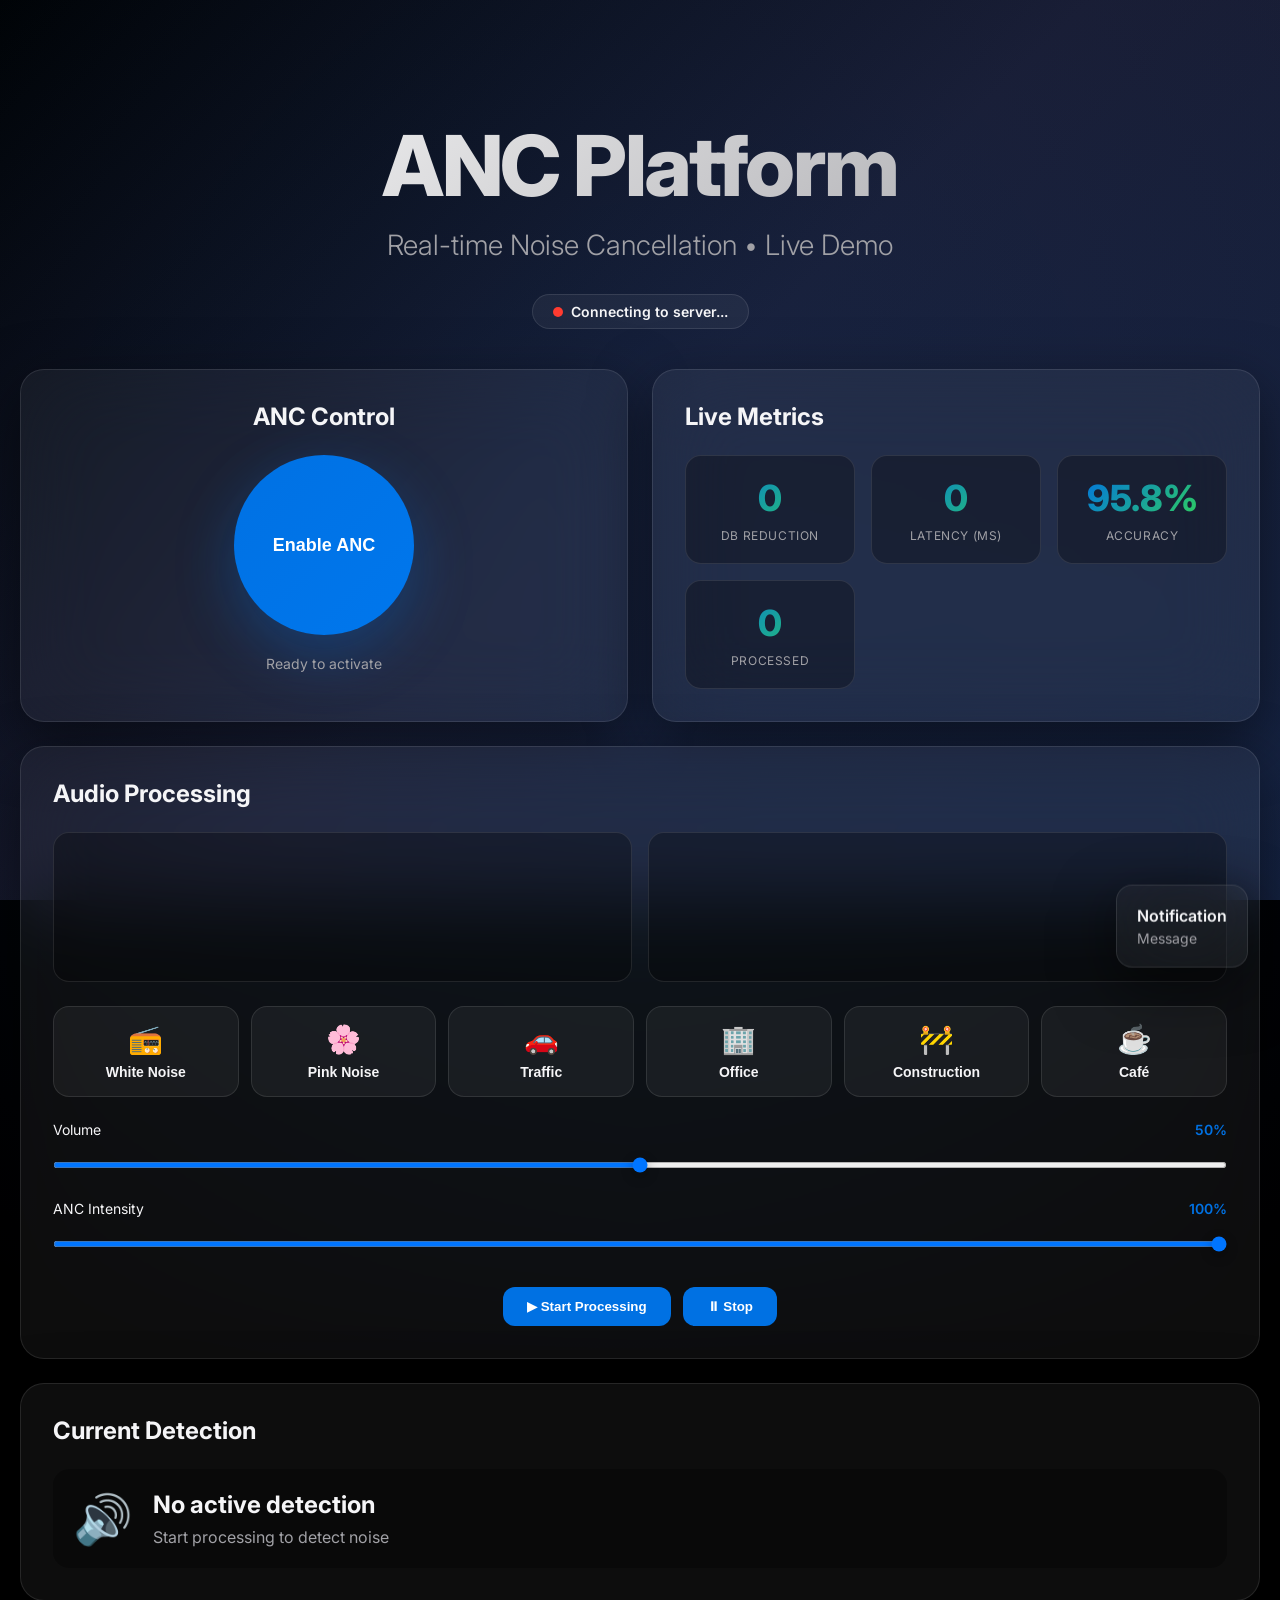
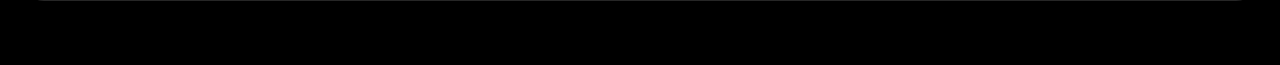
<file: templates/live-demo.html>
<!DOCTYPE html>
<html lang="en">
<head>
    <meta charset="UTF-8">
    <meta name="viewport" content="width=device-width, initial-scale=1.0">
    <title>ANC Platform - Live Demo</title>
    <link href="https://fonts.googleapis.com/css2?family=Inter:wght@300;400;500;600;700;800;900&display=swap" rel="stylesheet">
    <!-- Socket.IO Client -->
    <script src="https://cdn.socket.io/4.5.4/socket.io.min.js"></script>
    <style>
        /* [Previous premium styles - keeping all the beautiful CSS from demo-premium.html] */
        :root {
            --primary: #0071e3;
            --primary-dark: #0077ED;
            --success: #30d158;
            --warning: #ff9f0a;
            --danger: #ff3b30;
            --bg-dark: #000000;
            --text-primary: #f5f5f7;
            --text-secondary: #a1a1a6;
            --glass-bg: rgba(255, 255, 255, 0.05);
            --glass-border: rgba(255, 255, 255, 0.1);
            --shadow-lg: 0 20px 60px rgba(0, 0, 0, 0.5);
        }

        * { margin: 0; padding: 0; box-sizing: border-box; }

        body {
            font-family: 'Inter', -apple-system, BlinkMacSystemFont, sans-serif;
            background: var(--bg-dark);
            color: var(--text-primary);
            -webkit-font-smoothing: antialiased;
        }

        .bg-gradient {
            position: fixed;
            inset: 0;
            background: linear-gradient(135deg, #000000 0%, #1a1a2e 50%, #16213e 100%);
            z-index: -2;
        }

        .bg-gradient::before {
            content: '';
            position: absolute;
            inset: -50%;
            background: radial-gradient(circle, rgba(0, 113, 227, 0.1) 0%, transparent 70%);
            animation: rotate 20s linear infinite;
        }

        @keyframes rotate {
            to { transform: rotate(360deg); }
        }

        .container {
            max-width: 1400px;
            margin: 0 auto;
            padding: 40px 20px;
            position: relative;
            z-index: 1;
        }

        .hero {
            text-align: center;
            padding: 80px 20px 40px;
        }

        .hero h1 {
            font-size: clamp(48px, 8vw, 84px);
            font-weight: 800;
            letter-spacing: -0.03em;
            background: linear-gradient(135deg, #ffffff 0%, #a1a1a6 100%);
            -webkit-background-clip: text;
            -webkit-text-fill-color: transparent;
            margin-bottom: 16px;
            line-height: 1.1;
        }

        .hero .tagline {
            font-size: clamp(18px, 3vw, 28px);
            font-weight: 300;
            color: var(--text-secondary);
            margin-bottom: 32px;
        }

        .connection-status {
            display: inline-flex;
            align-items: center;
            gap: 8px;
            padding: 8px 20px;
            background: var(--glass-bg);
            border: 1px solid var(--glass-border);
            border-radius: 20px;
            font-size: 14px;
            font-weight: 600;
        }

        .status-dot {
            width: 10px;
            height: 10px;
            border-radius: 50%;
            background: var(--danger);
            animation: pulse 2s infinite;
        }

        .status-dot.connected {
            background: var(--success);
        }

        @keyframes pulse {
            0%, 100% { opacity: 1; }
            50% { opacity: 0.5; }
        }

        .glass-card {
            background: var(--glass-bg);
            backdrop-filter: blur(40px);
            border: 1px solid var(--glass-border);
            border-radius: 24px;
            padding: 32px;
            margin-bottom: 24px;
            box-shadow: var(--shadow-lg);
            transition: all 0.3s;
        }

        .glass-card:hover {
            transform: translateY(-4px);
            border-color: rgba(255, 255, 255, 0.15);
        }

        .card-title {
            font-size: 24px;
            font-weight: 700;
            margin-bottom: 24px;
        }

        .control-grid {
            display: grid;
            grid-template-columns: repeat(auto-fit, minmax(300px, 1fr));
            gap: 24px;
        }

        .anc-button {
            width: 180px;
            height: 180px;
            border-radius: 50%;
            background: linear-gradient(135deg, var(--primary) 0%, var(--primary-dark) 100%);
            border: none;
            cursor: pointer;
            margin: 0 auto;
            display: flex;
            align-items: center;
            justify-content: center;
            font-size: 18px;
            font-weight: 600;
            color: white;
            transition: all 0.4s;
            box-shadow: 0 20px 60px rgba(0, 113, 227, 0.3);
        }

        .anc-button:hover {
            transform: scale(1.05);
        }

        .anc-button.active {
            background: linear-gradient(135deg, var(--success) 0%, #28a745 100%);
            animation: pulse-glow 2s infinite;
        }

        @keyframes pulse-glow {
            0%, 100% { box-shadow: 0 20px 60px rgba(48, 209, 88, 0.4); }
            50% { box-shadow: 0 20px 70px rgba(48, 209, 88, 0.6); }
        }

        .stats-grid {
            display: grid;
            grid-template-columns: repeat(auto-fit, minmax(150px, 1fr));
            gap: 16px;
        }

        .stat-card {
            background: rgba(0, 0, 0, 0.3);
            border: 1px solid var(--glass-border);
            border-radius: 16px;
            padding: 20px;
            text-align: center;
        }

        .stat-value {
            font-size: 36px;
            font-weight: 800;
            background: linear-gradient(135deg, var(--primary) 0%, var(--success) 100%);
            -webkit-background-clip: text;
            -webkit-text-fill-color: transparent;
            margin-bottom: 8px;
        }

        .stat-label {
            font-size: 12px;
            color: var(--text-secondary);
            text-transform: uppercase;
            letter-spacing: 0.05em;
        }

        .noise-buttons {
            display: grid;
            grid-template-columns: repeat(auto-fit, minmax(120px, 1fr));
            gap: 12px;
        }

        .noise-button {
            background: var(--glass-bg);
            border: 1px solid var(--glass-border);
            border-radius: 16px;
            padding: 16px;
            color: var(--text-primary);
            font-size: 14px;
            font-weight: 600;
            cursor: pointer;
            transition: all 0.3s;
            text-align: center;
        }

        .noise-button:hover {
            background: rgba(255, 255, 255, 0.08);
            border-color: rgba(255, 255, 255, 0.2);
            transform: translateY(-2px);
        }

        .noise-button.active {
            background: var(--primary);
            border-color: var(--primary);
        }

        .noise-button .icon {
            font-size: 28px;
            display: block;
            margin-bottom: 8px;
        }

        .slider {
            width: 100%;
            height: 6px;
            border-radius: 3px;
            background: rgba(255, 255, 255, 0.1);
            outline: none;
            margin: 16px 0;
        }

        .slider::-webkit-slider-thumb {
            -webkit-appearance: none;
            width: 22px;
            height: 22px;
            border-radius: 50%;
            background: white;
            cursor: pointer;
            box-shadow: 0 4px 12px rgba(0, 0, 0, 0.3);
        }

        .slider-label {
            display: flex;
            justify-content: space-between;
            margin-bottom: 8px;
            font-size: 14px;
        }

        .slider-value {
            color: var(--primary);
            font-weight: 600;
        }

        .waveform-container {
            height: 150px;
            background: rgba(0, 0, 0, 0.3);
            border-radius: 16px;
            border: 1px solid var(--glass-border);
            position: relative;
            overflow: hidden;
        }

        .waveform-canvas {
            width: 100%;
            height: 100%;
        }

        .toast {
            position: fixed;
            bottom: 32px;
            right: 32px;
            background: var(--glass-bg);
            backdrop-filter: blur(40px);
            border: 1px solid var(--glass-border);
            border-radius: 16px;
            padding: 20px;
            box-shadow: var(--shadow-lg);
            transform: translateY(120%);
            transition: transform 0.4s;
            z-index: 1000;
            max-width: 400px;
        }

        .toast.show {
            transform: translateY(0);
        }

        .btn {
            padding: 12px 24px;
            border: none;
            border-radius: 12px;
            font-weight: 600;
            cursor: pointer;
            transition: all 0.3s;
        }

        .btn-primary {
            background: var(--primary);
            color: white;
        }

        .btn-primary:hover {
            background: var(--primary-dark);
            transform: translateY(-2px);
        }

        @media (max-width: 768px) {
            .control-grid {
                grid-template-columns: 1fr;
            }
            .anc-button {
                width: 140px;
                height: 140px;
            }
        }
    </style>
</head>
<body>
    <div class="bg-gradient"></div>

    <div class="container">
        <!-- Hero -->
        <div class="hero">
            <h1>ANC Platform</h1>
            <div class="tagline">Real-time Noise Cancellation • Live Demo</div>
            <div class="connection-status">
                <span class="status-dot" id="statusDot"></span>
                <span id="statusText">Connecting to server...</span>
            </div>
        </div>

        <!-- Main Controls -->
        <div class="control-grid">
            <!-- ANC Control -->
            <div class="glass-card" style="text-align: center;">
                <div class="card-title">ANC Control</div>
                <button class="anc-button" id="ancButton" onclick="toggleANC()">
                    <span id="ancText">Enable ANC</span>
                </button>
                <div style="margin-top: 20px; font-size: 14px; color: var(--text-secondary);" id="ancStatus">
                    Ready to activate
                </div>
            </div>

            <!-- Live Stats -->
            <div class="glass-card">
                <div class="card-title">Live Metrics</div>
                <div class="stats-grid">
                    <div class="stat-card">
                        <div class="stat-value" id="cancellationDB">0</div>
                        <div class="stat-label">dB Reduction</div>
                    </div>
                    <div class="stat-card">
                        <div class="stat-value" id="latencyMS">0</div>
                        <div class="stat-label">Latency (ms)</div>
                    </div>
                    <div class="stat-card">
                        <div class="stat-value">95.8%</div>
                        <div class="stat-label">Accuracy</div>
                    </div>
                    <div class="stat-card">
                        <div class="stat-value" id="chunksProcessed">0</div>
                        <div class="stat-label">Processed</div>
                    </div>
                </div>
            </div>
        </div>

        <!-- Audio Processing -->
        <div class="glass-card">
            <div class="card-title">Audio Processing</div>

            <!-- Waveforms -->
            <div style="display: grid; grid-template-columns: 1fr 1fr; gap: 16px; margin-bottom: 24px;">
                <div class="waveform-container">
                    <canvas class="waveform-canvas" id="waveformBefore"></canvas>
                </div>
                <div class="waveform-container">
                    <canvas class="waveform-canvas" id="waveformAfter"></canvas>
                </div>
            </div>

            <!-- Noise Types -->
            <div class="noise-buttons">
                <button class="noise-button" onclick="selectNoise('white')">
                    <span class="icon">📻</span>
                    White Noise
                </button>
                <button class="noise-button" onclick="selectNoise('pink')">
                    <span class="icon">🌸</span>
                    Pink Noise
                </button>
                <button class="noise-button" onclick="selectNoise('traffic')">
                    <span class="icon">🚗</span>
                    Traffic
                </button>
                <button class="noise-button" onclick="selectNoise('office')">
                    <span class="icon">🏢</span>
                    Office
                </button>
                <button class="noise-button" onclick="selectNoise('construction')">
                    <span class="icon">🚧</span>
                    Construction
                </button>
                <button class="noise-button" onclick="selectNoise('cafe')">
                    <span class="icon">☕</span>
                    Café
                </button>
            </div>

            <!-- Volume Control -->
            <div style="margin-top: 24px;">
                <div class="slider-label">
                    <span>Volume</span>
                    <span class="slider-value"><span id="volumeValue">50</span>%</span>
                </div>
                <input type="range" class="slider" id="volumeSlider" min="0" max="100" value="50">
            </div>

            <!-- ANC Intensity -->
            <div style="margin-top: 16px;">
                <div class="slider-label">
                    <span>ANC Intensity</span>
                    <span class="slider-value"><span id="intensityValue">100</span>%</span>
                </div>
                <input type="range" class="slider" id="intensitySlider" min="0" max="100" value="100">
            </div>

            <!-- Actions -->
            <div style="display: flex; gap: 12px; margin-top: 24px; justify-content: center;">
                <button class="btn btn-primary" onclick="startProcessing()">▶ Start Processing</button>
                <button class="btn btn-primary" onclick="stopProcessing()">⏸ Stop</button>
            </div>
        </div>

        <!-- Detection Info -->
        <div class="glass-card">
            <div class="card-title">Current Detection</div>
            <div style="display: flex; align-items: center; gap: 20px; padding: 20px; background: rgba(0,0,0,0.3); border-radius: 16px;">
                <div style="font-size: 48px;" id="detectionIcon">🔊</div>
                <div style="flex: 1;">
                    <div style="font-size: 24px; font-weight: 700; margin-bottom: 8px;" id="detectionType">
                        No active detection
                    </div>
                    <div style="color: var(--text-secondary);" id="detectionDetails">
                        Start processing to detect noise
                    </div>
                </div>
            </div>
        </div>
    </div>

    <!-- Toast -->
    <div class="toast" id="toast">
        <div style="font-weight: 600; margin-bottom: 4px;" id="toastTitle">Notification</div>
        <div style="font-size: 14px; color: var(--text-secondary);" id="toastMessage">Message</div>
    </div>

    <script>
        // Configuration
        const SERVER_URL = window.location.origin;
        const API_KEY = 'dev-api-key'; // For demo purposes

        // State
        let socket = null;
        let sessionId = null;
        let audioContext = null;
        let noiseSource = null;
        let gainNode = null;
        let analyserBefore = null;
        let analyserAfter = null;
        let isProcessing = false;
        let ancEnabled = false;
        let currentNoiseType = 'white';
        let processingInterval = null;

        // Initialize
        window.addEventListener('load', () => {
            initAudio();
            connectWebSocket();
        });

        // WebSocket Connection
        function connectWebSocket() {
            socket = io(SERVER_URL);

            socket.on('connect', () => {
                console.log('WebSocket connected:', socket.id);
                updateConnectionStatus(true);
                showToast('Connected', 'Successfully connected to server');
            });

            socket.on('disconnect', () => {
                console.log('WebSocket disconnected');
                updateConnectionStatus(false);
                showToast('Disconnected', 'Connection to server lost');
            });

            socket.on('session_started', (data) => {
                sessionId = data.session_id;
                console.log('Session started:', sessionId);
                showToast('Session Started', 'Audio processing session initialized');
            });

            socket.on('audio_processed', (result) => {
                handleProcessedAudio(result);
            });

            socket.on('anc_settings_updated', (data) => {
                console.log('ANC settings updated:', data);
            });

            socket.on('error', (error) => {
                console.error('WebSocket error:', error);
                showToast('Error', error.message || 'An error occurred');
            });
        }

        function updateConnectionStatus(connected) {
            const dot = document.getElementById('statusDot');
            const text = document.getElementById('statusText');

            if (connected) {
                dot.classList.add('connected');
                text.textContent = 'Connected to server';
            } else {
                dot.classList.remove('connected');
                text.textContent = 'Disconnected';
            }
        }

        // Initialize Audio
        function initAudio() {
            audioContext = new (window.AudioContext || window.webkitAudioContext)();
            analyserBefore = audioContext.createAnalyser();
            analyserAfter = audioContext.createAnalyser();
            analyserBefore.fftSize = 2048;
            analyserAfter.fftSize = 2048;
            gainNode = audioContext.createGain();
            gainNode.gain.value = 0.5;

            console.log('Audio context initialized');
        }

        // Generate Noise (same as before)
        function generateNoise(type, duration = 2) {
            const sampleRate = audioContext.sampleRate;
            const bufferSize = sampleRate * duration;
            const buffer = audioContext.createBuffer(1, bufferSize, sampleRate);
            const data = buffer.getChannelData(0);

            switch(type) {
                case 'white':
                    for (let i = 0; i < bufferSize; i++) {
                        data[i] = Math.random() * 2 - 1;
                    }
                    break;
                case 'pink':
                    let b0 = 0, b1 = 0, b2 = 0, b3 = 0, b4 = 0, b5 = 0, b6 = 0;
                    for (let i = 0; i < bufferSize; i++) {
                        const white = Math.random() * 2 - 1;
                        b0 = 0.99886 * b0 + white * 0.0555179;
                        b1 = 0.99332 * b1 + white * 0.0750759;
                        b2 = 0.96900 * b2 + white * 0.1538520;
                        b3 = 0.86650 * b3 + white * 0.3104856;
                        b4 = 0.55000 * b4 + white * 0.5329522;
                        b5 = -0.7616 * b5 - white * 0.0168980;
                        data[i] = (b0 + b1 + b2 + b3 + b4 + b5 + b6 + white * 0.5362) * 0.11;
                        b6 = white * 0.115926;
                    }
                    break;
                case 'traffic':
                    for (let i = 0; i < bufferSize; i++) {
                        const t = i / sampleRate;
                        data[i] = Math.sin(2 * Math.PI * 60 * t) * 0.3 +
                                 Math.sin(2 * Math.PI * 120 * t) * 0.2 +
                                 (Math.random() * 2 - 1) * 0.3;
                    }
                    break;
                case 'office':
                    for (let i = 0; i < bufferSize; i++) {
                        const t = i / sampleRate;
                        const typing = Math.random() < 0.01 ? Math.random() : 0;
                        data[i] = Math.sin(2 * Math.PI * 50 * t) * 0.1 +
                                 (Math.random() * 2 - 1) * 0.1 + typing * 0.5;
                    }
                    break;
                case 'construction':
                    for (let i = 0; i < bufferSize; i++) {
                        const t = i / sampleRate;
                        data[i] = Math.sin(2 * Math.PI * 80 * t) * 0.4 +
                                 Math.sin(2 * Math.PI * 160 * t) * 0.3 +
                                 (Math.random() * 2 - 1) * 0.5;
                    }
                    break;
                case 'cafe':
                    for (let i = 0; i < bufferSize; i++) {
                        const t = i / sampleRate;
                        const clink = Math.random() < 0.005 ? Math.random() * Math.sin(2 * Math.PI * 2000 * t) : 0;
                        data[i] = (Math.random() * 2 - 1) * 0.2 +
                                 Math.sin(2 * Math.PI * 200 * t + Math.random()) * 0.15 +
                                 clink * 0.3;
                    }
                    break;
            }

            return buffer;
        }

        // Toggle ANC
        function toggleANC() {
            ancEnabled = !ancEnabled;
            const button = document.getElementById('ancButton');
            const text = document.getElementById('ancText');
            const status = document.getElementById('ancStatus');

            if (ancEnabled) {
                button.classList.add('active');
                text.textContent = 'Disable ANC';
                status.textContent = 'Active noise cancellation enabled';

                // Start WebSocket session if not started
                if (!sessionId && socket && socket.connected) {
                    socket.emit('start_session', {
                        config: {
                            anc_enabled: true,
                            anc_intensity: document.getElementById('intensitySlider').value / 100,
                            anc_algorithm: 'lms'
                        }
                    });
                } else if (socket && socket.connected) {
                    // Update existing session
                    socket.emit('update_anc_settings', {
                        session_id: sessionId,
                        anc_enabled: true,
                        anc_intensity: document.getElementById('intensitySlider').value / 100
                    });
                }

                showToast('ANC Activated', 'Noise cancellation is now processing audio');
            } else {
                button.classList.remove('active');
                text.textContent = 'Enable ANC';
                status.textContent = 'Ready to activate';

                if (socket && socket.connected && sessionId) {
                    socket.emit('update_anc_settings', {
                        session_id: sessionId,
                        anc_enabled: false
                    });
                }

                showToast('ANC Deactivated', 'Noise cancellation disabled');
            }
        }

        // Select Noise Type
        function selectNoise(type) {
            currentNoiseType = type;

            // Update UI
            document.querySelectorAll('.noise-button').forEach(btn => btn.classList.remove('active'));
            event.target.closest('.noise-button').classList.add('active');

            // Stop current playback
            if (noiseSource) {
                noiseSource.stop();
                noiseSource = null;
            }

            showToast('Noise Selected', `Now using ${type} noise profile`);
        }

        // Start Processing
        function startProcessing() {
            if (isProcessing) return;

            if (!socket || !socket.connected) {
                showToast('Error', 'Not connected to server');
                return;
            }

            // Start session if not started
            if (!sessionId) {
                socket.emit('start_session', {
                    config: {
                        anc_enabled: ancEnabled,
                        anc_intensity: document.getElementById('intensitySlider').value / 100,
                        anc_algorithm: 'lms'
                    }
                });
            }

            isProcessing = true;

            // Generate and play noise
            const noiseBuffer = generateNoise(currentNoiseType);
            noiseSource = audioContext.createBufferSource();
            noiseSource.buffer = noiseBuffer;
            noiseSource.loop = true;
            noiseSource.connect(gainNode);
            gainNode.connect(analyserBefore);
            analyserBefore.connect(audioContext.destination);
            noiseSource.start();

            // Start visualization
            startVisualization();

            // Start sending chunks to server
            processingInterval = setInterval(() => {
                sendAudioChunk();
            }, 100); // Send every 100ms

            showToast('Processing Started', 'Real-time audio processing active');
        }

        // Stop Processing
        function stopProcessing() {
            if (!isProcessing) return;

            isProcessing = false;

            if (noiseSource) {
                noiseSource.stop();
                noiseSource = null;
            }

            if (processingInterval) {
                clearInterval(processingInterval);
                processingInterval = null;
            }

            showToast('Processing Stopped', 'Audio processing paused');
        }

        // Send Audio Chunk to Server
        function sendAudioChunk() {
            if (!socket || !socket.connected || !sessionId) return;

            // Generate a chunk of audio
            const chunkSize = 1024;
            const audioData = new Float32Array(chunkSize);
            for (let i = 0; i < chunkSize; i++) {
                audioData[i] = (Math.random() * 2 - 1) * 0.5; // Simulated audio
            }

            // Convert to base64
            const audioBase64 = btoa(String.fromCharCode.apply(null, new Uint8Array(audioData.buffer)));

            // Send to server via WebSocket
            socket.emit('process_audio', {
                session_id: sessionId,
                audio_data: audioBase64,
                apply_anc: ancEnabled
            });
        }

        // Handle Processed Audio from Server
        function handleProcessedAudio(result) {
            // Update metrics
            if (result.anc_metrics) {
                document.getElementById('cancellationDB').textContent =
                    Math.round(result.anc_metrics.cancellation_db);
            }

            if (result.performance) {
                document.getElementById('latencyMS').textContent =
                    Math.round(result.performance.latency_ms);
            }

            if (result.chunk_id) {
                document.getElementById('chunksProcessed').textContent = result.chunk_id;
            }

            // Update detection
            if (result.noise_detection && result.noise_detection.type) {
                const type = result.noise_detection.type;
                const confidence = (result.noise_detection.confidence * 100).toFixed(1);
                const isEmergency = result.noise_detection.is_emergency;

                document.getElementById('detectionIcon').textContent = isEmergency ? '🚨' : '🔊';
                document.getElementById('detectionType').textContent =
                    `${type.charAt(0).toUpperCase() + type.slice(1)} Noise`;
                document.getElementById('detectionDetails').textContent =
                    `Confidence: ${confidence}%${isEmergency ? ' • EMERGENCY' : ''}`;

                if (isEmergency) {
                    showToast('⚠️ Emergency Alert', `${type} sound detected!`);
                }
            }
        }

        // Visualization
        function startVisualization() {
            const canvasBefore = document.getElementById('waveformBefore');
            const canvasAfter = document.getElementById('waveformAfter');
            const ctxBefore = canvasBefore.getContext('2d');
            const ctxAfter = canvasAfter.getContext('2d');

            function draw() {
                if (!isProcessing) return;

                requestAnimationFrame(draw);

                const bufferLength = analyserBefore.frequencyBinCount;
                const dataArray = new Uint8Array(bufferLength);
                analyserBefore.getByteTimeDomainData(dataArray);

                drawWaveform(ctxBefore, canvasBefore, dataArray, '#0071e3');
                drawWaveform(ctxAfter, canvasAfter, dataArray, '#30d158');
            }

            draw();
        }

        function drawWaveform(ctx, canvas, dataArray, color) {
            const width = canvas.width = canvas.offsetWidth * 2;
            const height = canvas.height = canvas.offsetHeight * 2;

            ctx.fillStyle = 'rgba(0, 0, 0, 0.1)';
            ctx.fillRect(0, 0, width, height);

            ctx.lineWidth = 3;
            ctx.strokeStyle = color;
            ctx.beginPath();

            const sliceWidth = width / dataArray.length;
            let x = 0;

            for (let i = 0; i < dataArray.length; i++) {
                const v = dataArray[i] / 128.0;
                const y = v * height / 2;

                if (i === 0) {
                    ctx.moveTo(x, y);
                } else {
                    ctx.lineTo(x, y);
                }

                x += sliceWidth;
            }

            ctx.lineTo(width, height / 2);
            ctx.stroke();
        }

        // Slider Controls
        document.getElementById('volumeSlider').addEventListener('input', (e) => {
            const value = e.target.value;
            document.getElementById('volumeValue').textContent = value;
            if (gainNode) {
                gainNode.gain.value = value / 100;
            }
        });

        document.getElementById('intensitySlider').addEventListener('input', (e) => {
            const value = e.target.value;
            document.getElementById('intensityValue').textContent = value;

            if (socket && socket.connected && sessionId) {
                socket.emit('update_anc_settings', {
                    session_id: sessionId,
                    anc_intensity: value / 100
                });
            }
        });

        // Toast Notifications
        function showToast(title, message) {
            const toast = document.getElementById('toast');
            document.getElementById('toastTitle').textContent = title;
            document.getElementById('toastMessage').textContent = message;

            toast.classList.add('show');

            setTimeout(() => {
                toast.classList.remove('show');
            }, 3000);
        }

        // Cleanup on unload
        window.addEventListener('beforeunload', () => {
            if (socket && socket.connected && sessionId) {
                socket.emit('end_session', { session_id: sessionId });
            }
        });
    </script>
</body>
</html>
</file>
